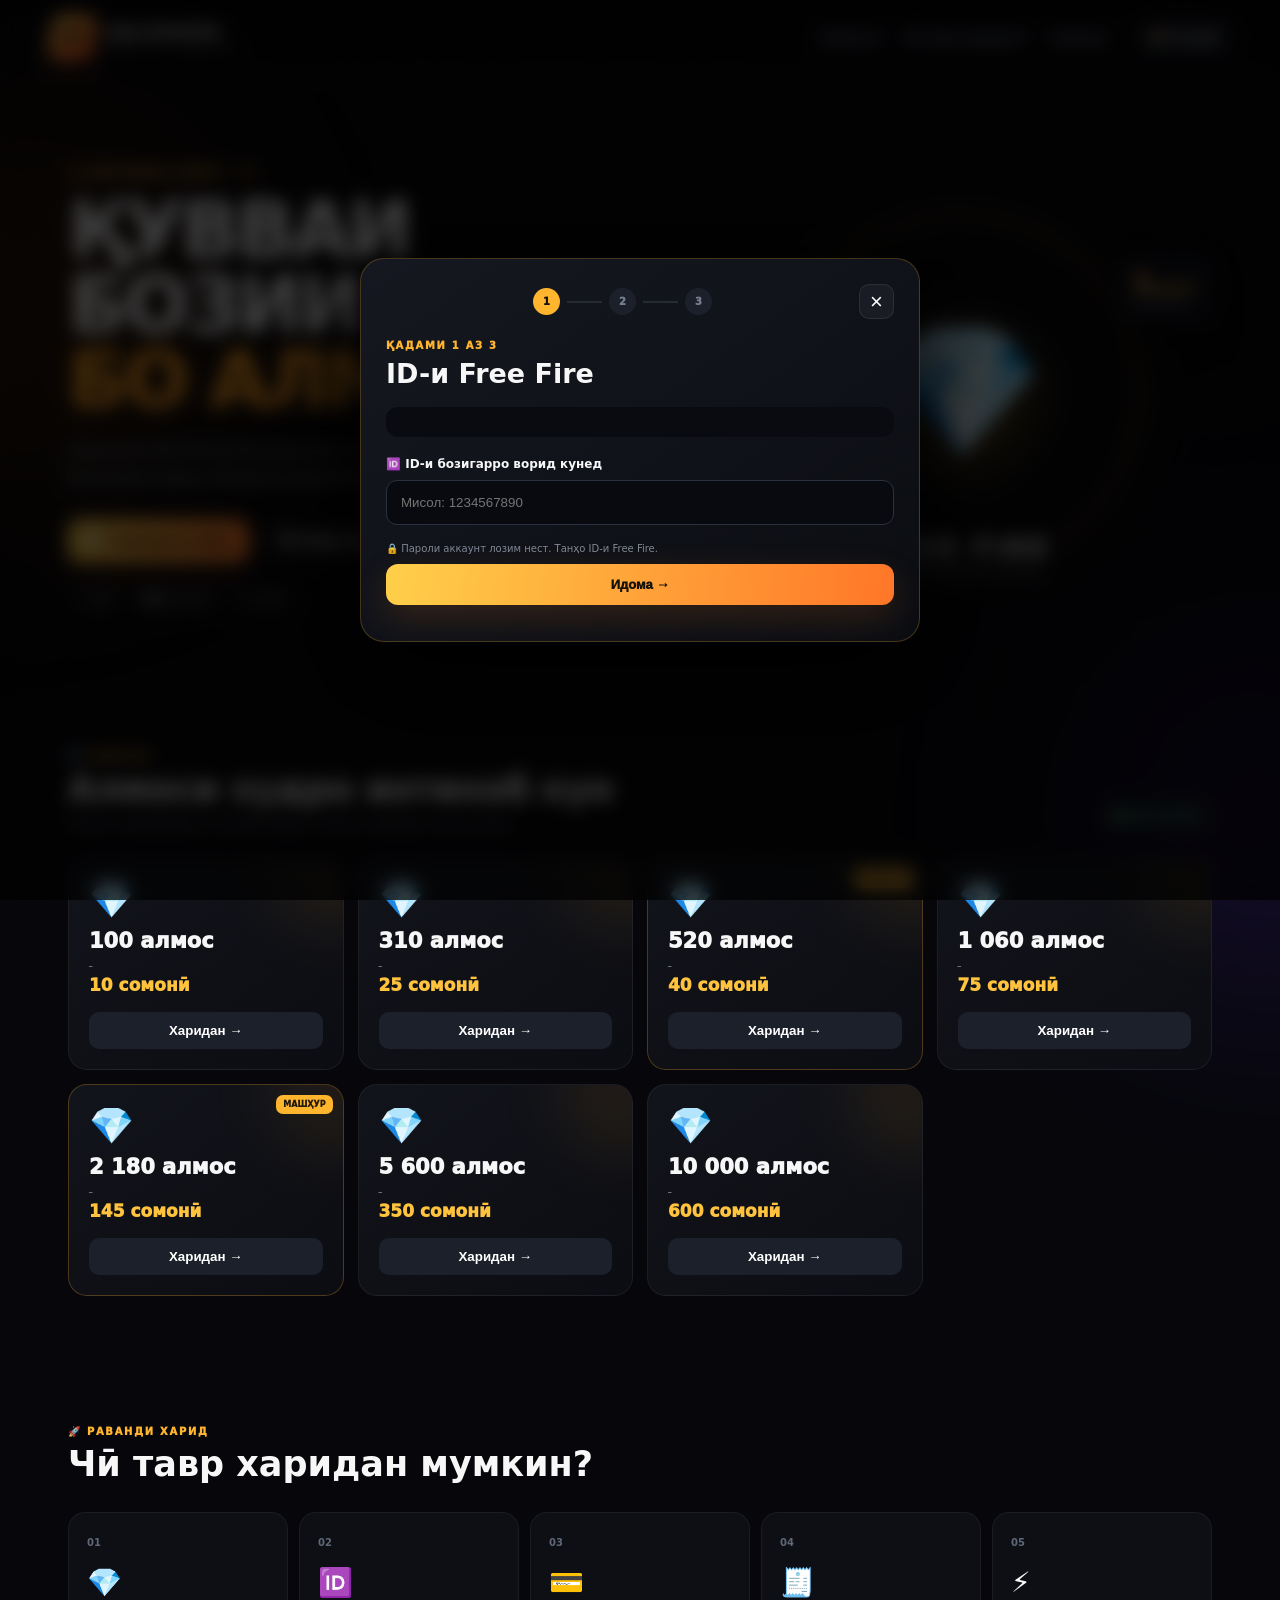
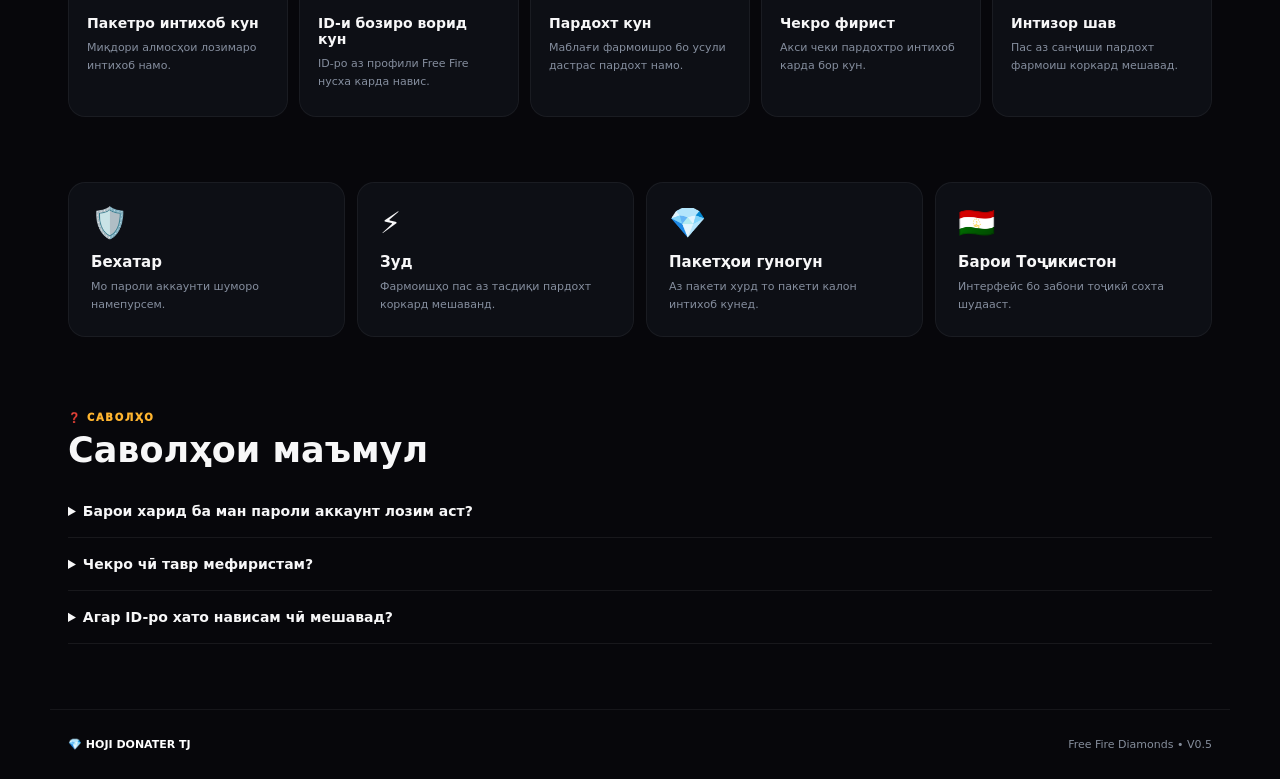
<file: index.html>
<!DOCTYPE html>
<html lang="tg">
<head>
<meta charset="UTF-8">
<meta name="viewport" content="width=device-width,initial-scale=1.0">
<meta name="theme-color" content="#07070b">
<title>HOJI DONATER TJ — Дӯкони алмос</title>
<link rel="stylesheet" href="style.css">
</head>
<body>
<div class="noise"></div><div class="glow g1"></div><div class="glow g2"></div>

<header class="nav">
  <a class="logo" href="#">
    <div class="logo-mark">FF</div>
    <div><strong>HOJI DONATER</strong><small>FREE FIRE • TAJIKISTAN</small></div>
  </a>
  <nav><a href="#packages">Алмосҳо</a><a href="#how">Чӣ тавр харидан?</a><a href="#faq">Саволҳо</a></nav>
  <button class="lang">🇹🇯 Тоҷикӣ</button>
</header>

<main>
<section class="hero">
  <div class="heroText">
    <div class="tag">🔥 ДОКУНДАИ АЛМОС • TJ</div>
    <h1>ҚУВВАИ БОЗИИ ТУ<br><span>БО АЛМОСҲО</span></h1>
    <p>Алмосҳои Free Fire-ро бо роҳи осон харед. Пакетро интихоб кунед, ID-и бозигарро ворид намоед ва фармоишро фиристед.</p>
    <div class="heroBtns"><a href="#packages" class="cta">💎 Харидани алмос</a><a href="#how" class="ghost">Чӣ тавр кор мекунад?</a></div>
    <div class="trust"><span>⚡ Зуд</span><span>🛡️ Бехатар</span><span>📱 24/7</span></div>
  </div>
  <div class="heroVisual">
    <div class="ring"></div><div class="gem">💎</div>
    <div class="floatCard c1">🔥 <b>МАШҲУР</b><small>520 алмос</small></div>
    <div class="floatCard c2">⚡ <b>ЗУД</b><small>Коркарди фармоиш</small></div>
    <div class="heroLabel"><b>FREE FIRE</b><small>DIAMONDS STORE</small></div>
  </div>
</section>

<section id="packages" class="section">
 <div class="sectionHead"><div><div class="mini">💎 ПАКЕТҲО</div><h2>Алмоси худро интихоб кун</h2><p>Пакети мувофиқро интихоб карда, тугмаи харидро пахш кунед.</p></div><div class="live">● Ҳоло онлайн</div></div>
 <div id="products" class="products"></div>
</section>

<section id="how" class="section">
 <div class="mini">🚀 РАВАНДИ ХАРИД</div><h2>Чӣ тавр харидан мумкин?</h2>
 <div class="timeline">
  <div><b>01</b><span>💎</span><h3>Пакетро интихоб кун</h3><p>Миқдори алмосҳои лозимаро интихоб намо.</p></div>
  <div><b>02</b><span>🆔</span><h3>ID-и бозиро ворид кун</h3><p>ID-ро аз профили Free Fire нусха карда навис.</p></div>
  <div><b>03</b><span>💳</span><h3>Пардохт кун</h3><p>Маблағи фармоишро бо усули дастрас пардохт намо.</p></div>
  <div><b>04</b><span>🧾</span><h3>Чекро фирист</h3><p>Акси чеки пардохтро интихоб карда бор кун.</p></div>
  <div><b>05</b><span>⚡</span><h3>Интизор шав</h3><p>Пас аз санҷиши пардохт фармоиш коркард мешавад.</p></div>
 </div>
</section>

<section class="featureGrid">
 <article><span>🛡️</span><h3>Бехатар</h3><p>Мо пароли аккаунти шуморо намепурсем.</p></article>
 <article><span>⚡</span><h3>Зуд</h3><p>Фармоишҳо пас аз тасдиқи пардохт коркард мешаванд.</p></article>
 <article><span>💎</span><h3>Пакетҳои гуногун</h3><p>Аз пакети хурд то пакети калон интихоб кунед.</p></article>
 <article><span>🇹🇯</span><h3>Барои Тоҷикистон</h3><p>Интерфейс бо забони тоҷикӣ сохта шудааст.</p></article>
</section>

<section id="faq" class="section faq">
 <div class="mini">❓ САВОЛҲО</div><h2>Саволҳои маъмул</h2>
 <details><summary>Барои харид ба ман пароли аккаунт лозим аст?</summary><p>Не. Танҳо ID-и бозии Free Fire лозим аст.</p></details>
 <details><summary>Чекро чӣ тавр мефиристам?</summary><p>Пас аз пардохт акси чеки худро аз телефони худ интихоб карда мефиристед.</p></details>
 <details><summary>Агар ID-ро хато нависам чӣ мешавад?</summary><p>Пеш аз фиристодани фармоиш ID-ро бодиққат санҷед. Дар версияи оянда санҷишҳои иловагӣ илова мекунем.</p></details>
</section>

<section id="order" class="modal" hidden>
 <div class="modalBox">
  <button id="closeOrder" class="close" type="button">×</button>
  <div class="progress"><i id="dot1" class="active">1</i><b></b><i id="dot2">2</i><b></b><i id="dot3">3</i></div>
  <div id="step1"><div class="mini">ҚАДАМИ 1 АЗ 3</div><h2>ID-и Free Fire</h2><div id="selected" class="selected"></div><label for="playerId">🆔 ID-и бозигарро ворид кунед</label><input id="playerId" inputmode="numeric" maxlength="20" placeholder="Мисол: 1234567890"><p class="hint">🔒 Пароли аккаунт лозим нест. Танҳо ID-и Free Fire.</p><button id="continueBtn" class="cta full" type="button">Идома →</button><p id="orderMsg" class="msg"></p></div>
  <div id="step2" hidden><div class="mini">ҚАДАМИ 2 АЗ 3</div><h2>Чеки пардохт 🧾</h2><div id="receiptSummary" class="selected"></div><label for="receiptInput" class="upload"><span>📷</span><b>Акси чекро интихоб кун</b><small>JPG, PNG ё WEBP</small></label><input id="receiptInput" type="file" accept="image/jpeg,image/png,image/webp" hidden><div id="previewBox" class="preview" hidden><img id="preview" alt="Пешнамоиши чек"><button id="remove" type="button">Нест кардан</button></div><button id="send" class="cta full" type="button" disabled>📤 Фиристодани фармоиш</button><p id="receiptMsg" class="msg"></p></div>
  <div id="step3" hidden class="done"><div class="check">✓</div><div class="mini">ҚАДАМИ 3 АЗ 3</div><h2>Фармоиш қабул шуд!</h2><p>Маълумоти фармоиш ва чеки шумо қабул гардид.</p><div class="orderStatus">⏳ <b>Дар санҷиш</b><small>Фармоиш барои санҷиш фиристода шуд. Backend дар марҳилаи оянда пайваст мешавад.</small></div><button id="newOrder" class="ghost full" type="button">Фармоиши нав</button></div>
 </div>
</section>
</main>
<footer><b>💎 HOJI DONATER TJ</b><span>Free Fire Diamonds • V0.5</span></footer>
<script src="app.js"></script>
</body>
</html>
</file>
<file: style.css>
*{box-sizing:border-box}html{scroll-behavior:smooth}body{margin:0;background:#07070b;color:#f7f7f8;font-family:Inter,system-ui,Arial,sans-serif;overflow-x:hidden}.noise{position:fixed;inset:0;opacity:.025;pointer-events:none;background-image:url("data:image/svg+xml,%3Csvg viewBox='0 0 180 180' xmlns='http://www.w3.org/2000/svg'%3E%3Cfilter id='n'%3E%3CfeTurbulence type='fractalNoise' baseFrequency='.8' numOctaves='4' stitchTiles='stitch'/%3E%3C/filter%3E%3Crect width='100%25' height='100%25' filter='url(%23n)'/%3E%3C/svg%3E");z-index:50}.glow{position:fixed;width:380px;height:380px;border-radius:50%;filter:blur(120px);opacity:.14;pointer-events:none;z-index:-1}.g1{background:#ff7a00;left:-170px;top:120px}.g2{background:#743cff;right:-180px;top:620px}.nav{height:76px;display:flex;align-items:center;gap:30px;padding:0 max(18px,calc((100% - 1180px)/2));position:sticky;top:0;z-index:40;background:#07070bdd;backdrop-filter:blur(18px);border-bottom:1px solid #ffffff12}.logo{display:flex;gap:11px;align-items:center;color:#fff;text-decoration:none;margin-right:auto}.logo-mark{width:45px;height:45px;border-radius:12px;display:grid;place-items:center;background:linear-gradient(145deg,#ffd04b,#ff4d1f);color:#171109;font-size:18px;font-weight:1000;transform:skew(-7deg);box-shadow:0 8px 30px #ff6a2440}.logo strong{display:block;font-size:14px}.logo small{display:block;color:#7f8797;font-size:8px;letter-spacing:1.6px;margin-top:3px}.nav nav{display:flex;gap:23px}.nav nav a{color:#929aaa;text-decoration:none;font-size:12px;font-weight:700}.nav nav a:hover{color:#fff}.lang{border:1px solid #ffffff15;background:#11131a;color:#e7e9ef;padding:9px 12px;border-radius:10px;font-weight:800}main{max-width:1180px;margin:auto}.hero{min-height:610px;padding:75px 18px 55px;display:grid;grid-template-columns:1.1fr .9fr;gap:35px;align-items:center}.tag,.mini{color:#ffb52f;font-size:10px;font-weight:1000;letter-spacing:1.7px}.hero h1{font-size:clamp(45px,7vw,78px);line-height:.96;letter-spacing:-4px;margin:15px 0 20px}.hero h1 span{color:#ff9f22;text-shadow:0 0 35px #ff8d2333}.hero p{max-width:650px;color:#9da5b4;line-height:1.8;font-size:15px}.heroBtns{display:flex;gap:10px;flex-wrap:wrap;margin-top:27px}.cta,.ghost{display:inline-flex;align-items:center;justify-content:center;text-decoration:none;border-radius:12px;padding:13px 18px;font-weight:1000;font-size:13px;cursor:pointer}.cta{border:0;color:#161109;background:linear-gradient(100deg,#ffd04a,#ff7628);box-shadow:0 12px 35px #ff851f29}.cta:hover{transform:translateY(-2px);filter:brightness(1.08)}.ghost{border:1px solid #ffffff18;background:#ffffff07;color:#f2f3f5}.trust{display:flex;gap:8px;margin-top:22px;flex-wrap:wrap}.trust span{font-size:11px;color:#a7afbd;padding:8px 11px;border-radius:99px;background:#ffffff06;border:1px solid #ffffff0c}.heroVisual{min-height:440px;position:relative;display:grid;place-items:center}.ring{width:350px;height:350px;border-radius:50%;border:1px solid #ffb82d55;box-shadow:0 0 70px #ff9e241f,inset 0 0 60px #ff9e2415;animation:pulse 4s infinite}.gem{position:absolute;font-size:130px;filter:drop-shadow(0 20px 35px #ffbd3d66);animation:float 3s ease-in-out infinite}.heroLabel{position:absolute;bottom:30px;text-align:center}.heroLabel b{display:block;font-size:25px;letter-spacing:4px}.heroLabel small{color:#777f90;letter-spacing:3px}.floatCard{position:absolute;padding:11px 14px;border:1px solid #ffffff16;border-radius:13px;background:#10121aee;backdrop-filter:blur(10px);box-shadow:0 15px 35px #0008;font-size:12px}.floatCard b{display:block;color:#ffbd3e}.floatCard small{color:#8992a1}.c1{right:0;top:85px}.c2{left:5px;bottom:90px}.section{padding:65px 18px}.sectionHead{display:flex;justify-content:space-between;align-items:end;margin-bottom:27px}.section h2{font-size:35px;margin:7px 0}.sectionHead p{color:#818a9a;margin:0;font-size:13px}.live{font-size:11px;color:#75e4a0;background:#4be08212;border:1px solid #4be08225;padding:8px 12px;border-radius:99px}.products{display:grid;grid-template-columns:repeat(4,1fr);gap:14px}.product{padding:20px;border-radius:19px;background:linear-gradient(145deg,#12141b,#0c0d12);border:1px solid #ffffff10;position:relative;overflow:hidden;transition:.25s}.product:after{content:"";position:absolute;width:130px;height:130px;border-radius:50%;background:#ffac2412;filter:blur(30px);right:-55px;top:-55px}.product:hover{transform:translateY(-7px);border-color:#ffad2f66;box-shadow:0 18px 45px #0008}.product.hot{border-color:#ffb02f42}.ribbon{position:absolute;right:10px;top:10px;font-size:8px;font-weight:1000;background:#ffb62e;color:#161108;padding:5px 7px;border-radius:7px}.gemSmall{font-size:36px}.pack{font-size:21px;font-weight:1000;margin-top:8px}.old{font-size:11px;color:#697180;text-decoration:line-through;margin-top:7px}.price{font-size:17px;color:#ffc33d;font-weight:1000;margin:2px 0 17px}.buy{width:100%;padding:11px;border:0;border-radius:10px;background:#1b202a;color:#fff;font-weight:900;cursor:pointer}.product:hover .buy{background:linear-gradient(100deg,#ffc53d,#ff7027);color:#171109}.timeline{display:grid;grid-template-columns:repeat(5,1fr);gap:11px;margin-top:28px}.timeline>div{min-height:205px;padding:18px;border:1px solid #ffffff0e;border-radius:17px;background:#0d0f15;position:relative}.timeline b{color:#5f6878;font-size:10px}.timeline span{display:block;font-size:28px;margin:16px 0}.timeline h3{font-size:14px;margin:0 0 8px}.timeline p,.featureGrid p,.faq p{color:#858e9e;font-size:11px;line-height:1.65;margin:0}.featureGrid{padding:0 18px 65px;display:grid;grid-template-columns:repeat(4,1fr);gap:12px}.featureGrid article{padding:22px;border-radius:17px;background:#0d0f15;border:1px solid #ffffff0e}.featureGrid span{font-size:30px}.featureGrid h3{margin:13px 0 7px;font-size:15px}.faq details{border-bottom:1px solid #ffffff12;padding:18px 0}.faq summary{cursor:pointer;font-weight:800;font-size:14px}.modal{position:fixed;inset:0;background:#000b;backdrop-filter:blur(9px);z-index:100;display:grid;place-items:center;padding:18px}.modalBox{width:min(560px,100%);max-height:90vh;overflow:auto;background:linear-gradient(145deg,#151820,#0b0d12);border:1px solid #ffb52e3b;border-radius:24px;padding:25px;box-shadow:0 30px 100px #000}.close{float:right;width:35px;height:35px;border-radius:10px;border:1px solid #ffffff15;background:#191c24;color:#fff;font-size:22px}.progress{display:flex;align-items:center;justify-content:center;gap:7px;margin:4px 0 25px}.progress i{width:27px;height:27px;border-radius:50%;display:grid;place-items:center;background:#1c202a;color:#777f8f;font-style:normal;font-size:10px;font-weight:1000}.progress i.active{background:#ffb52e;color:#171109}.progress b{height:2px;width:35px;background:#252a35}.modal h2{font-size:27px;margin:7px 0 18px}.selected{padding:15px;border-radius:12px;background:#090b10;color:#ffc63d;font-weight:900;margin-bottom:16px}.modal label:not(.upload){font-size:12px;font-weight:900}.modal input:not([type=file]){width:100%;padding:14px;margin:8px 0;border-radius:11px;border:1px solid #2a303d;background:#080a0f;color:#fff;outline:0}.hint{color:#7f8897;font-size:10px}.full{width:100%}.msg{color:#ffc84d;font-size:11px;text-align:center}.paymentCard{padding:24px;text-align:center;border:1px dashed #ffb32f66;border-radius:16px;margin:18px 0}.paymentCard>div{font-size:40px}.paymentCard b,.paymentCard strong,.paymentCard small{display:block}.paymentCard strong{font-size:28px;color:#ffc33c;margin:9px}.paymentCard small{color:#778090;font-size:10px}.upload{min-height:170px;border:1.5px dashed #ffb33166;background:#ffb33108;border-radius:17px;display:flex;align-items:center;justify-content:center;flex-direction:column;cursor:pointer;text-align:center;padding:20px}.upload span{font-size:43px}.upload b{margin:8px}.upload small{color:#788292;font-size:10px}.preview{display:flex;align-items:center;flex-direction:column;gap:9px;margin:15px 0}.preview img{max-width:100%;max-height:300px;border-radius:12px;border:1px solid #ffffff18}.preview button{border:1px solid #ffffff18;background:#171a22;color:#fff;padding:9px 12px;border-radius:9px}.done{text-align:center}.check{width:72px;height:72px;margin:5px auto 17px;border-radius:50%;display:grid;place-items:center;background:#49dd851a;color:#78e9a6;font-size:40px}.done p{color:#8a93a2;font-size:12px;line-height:1.6}.orderStatus{text-align:left;display:grid;grid-template-columns:35px 1fr;padding:15px;background:#090c11;border-radius:13px;margin:17px 0}.orderStatus:first-letter{font-size:22px}.orderStatus b{font-size:13px}.orderStatus small{color:#77808e;font-size:10px;line-height:1.5;margin-top:4px}.faq{padding-top:10px}.faq h2{margin-bottom:15px}footer{max-width:1180px;margin:auto;padding:28px 18px;border-top:1px solid #ffffff10;display:flex;justify-content:space-between;color:#858d9b;font-size:11px}footer b{color:#fff}@keyframes float{50%{transform:translateY(-13px) rotate(2deg)}}@keyframes pulse{50%{transform:scale(1.04);opacity:.7}}@media(max-width:950px){.nav nav{display:none}.hero{grid-template-columns:1fr}.heroVisual{min-height:350px}.products{grid-template-columns:repeat(2,1fr)}.timeline{grid-template-columns:repeat(2,1fr)}.featureGrid{grid-template-columns:repeat(2,1fr)}}@media(max-width:520px){.hero{padding-top:48px}.hero h1{font-size:45px;letter-spacing:-2px}.heroVisual{min-height:290px}.ring{width:230px;height:230px}.gem{font-size:90px}.c1{right:0;top:35px}.c2{left:0;bottom:45px}.section h2{font-size:27px}.products{gap:8px}.product{padding:14px}.pack{font-size:17px}.timeline{grid-template-columns:1fr}.featureGrid{grid-template-columns:1fr}.sectionHead{align-items:start;gap:10px;flex-direction:column}.live{display:inline-block}.modalBox{padding:19px}footer{flex-direction:column;gap:7px}}
</file>
